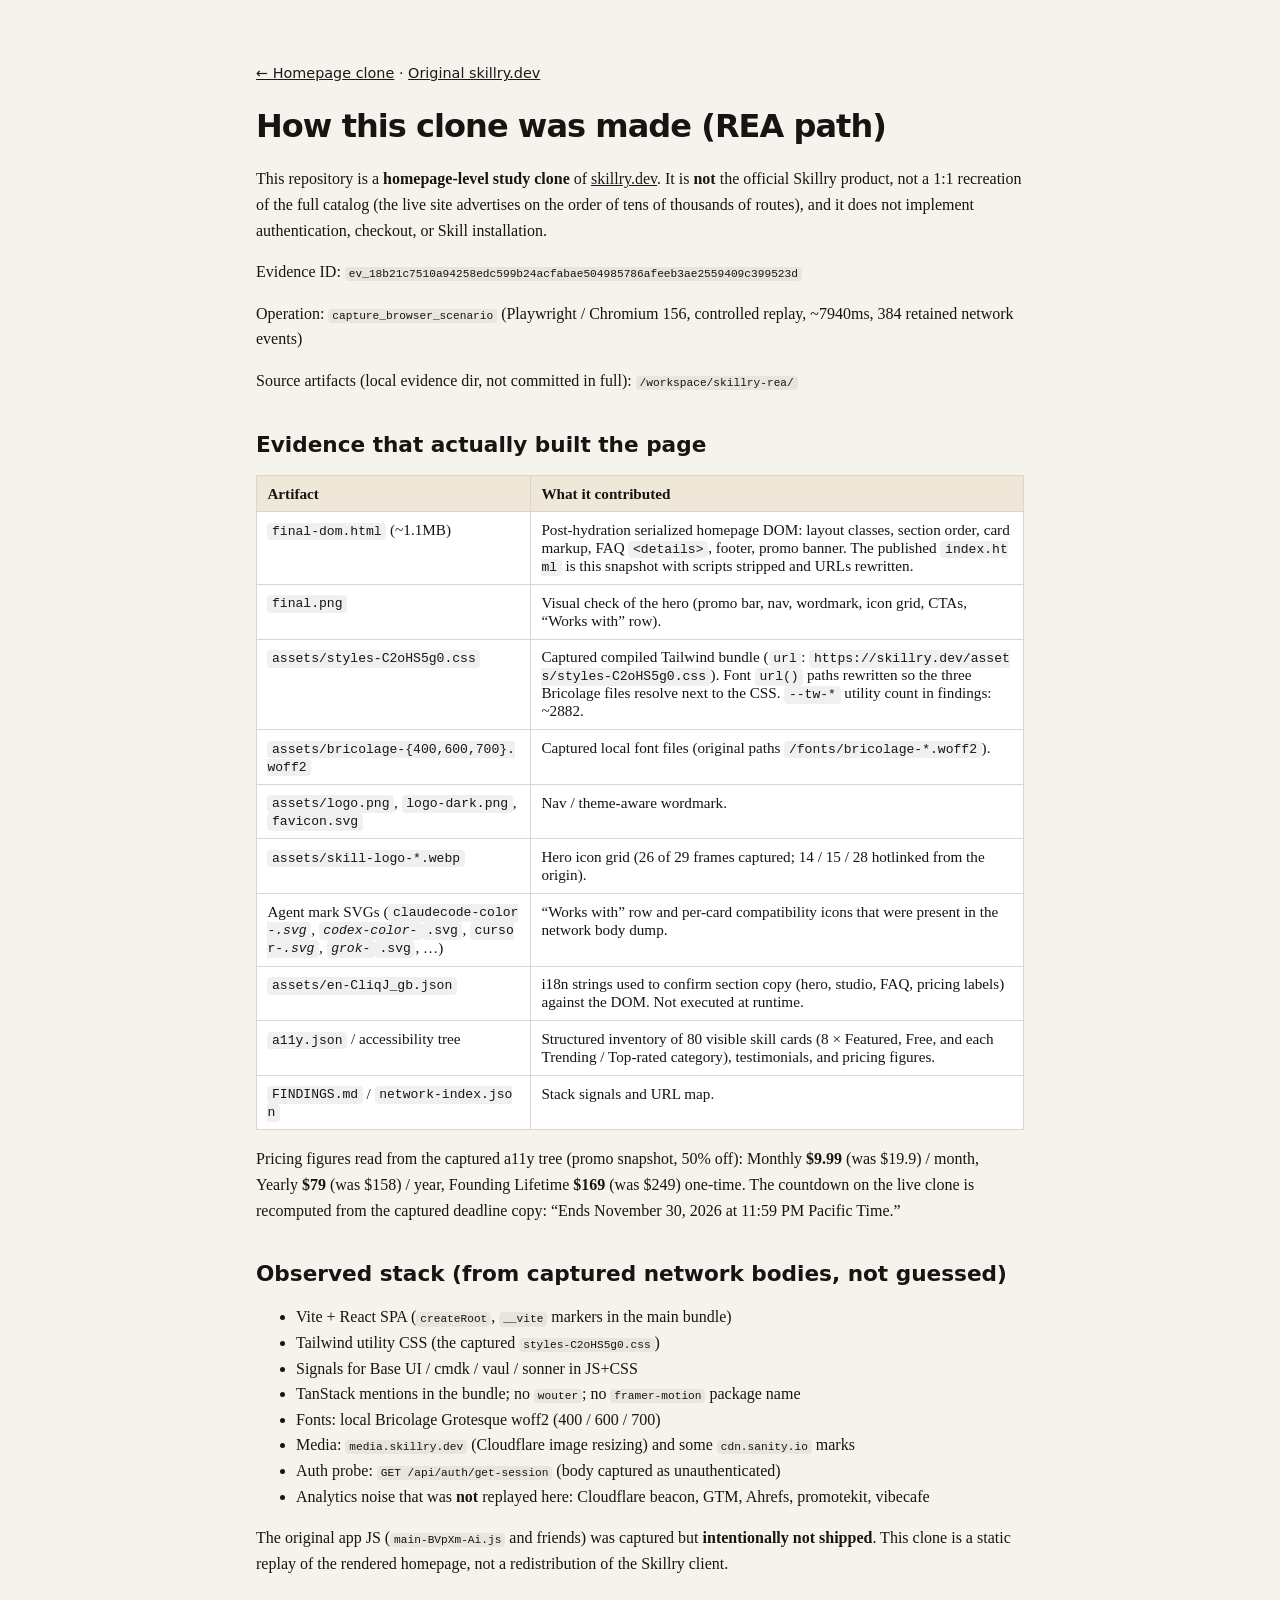
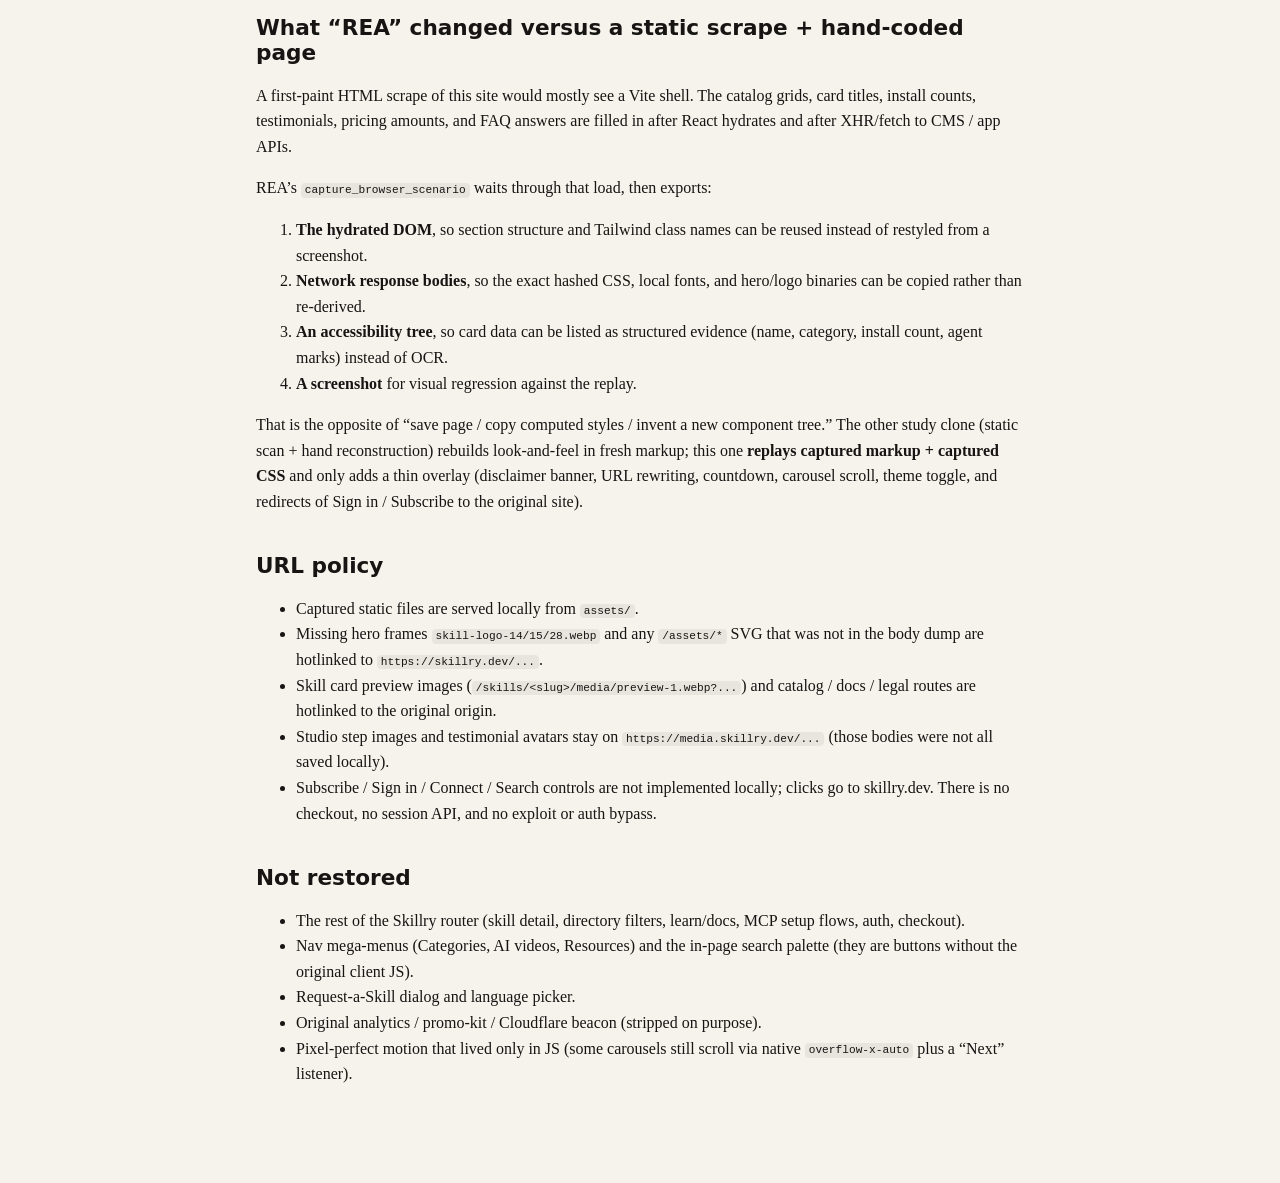
<file: METHOD-REA.html>
<!DOCTYPE html>
<html lang="en">
<head>
<meta charset="utf-8">
<meta name="viewport" content="width=device-width, initial-scale=1">
<meta name="robots" content="noindex, nofollow">
<title>METHOD-REA — skillry.dev study clone</title>
<style>
  body { margin: 0; font-family: Georgia, "Times New Roman", serif; background: #f6f3ec; color: #161513; }
  main { max-width: 48rem; margin: 0 auto; padding: 3rem 1.4rem 5rem; }
  h1, h2 { font-family: "Bricolage Grotesque", ui-sans-serif, system-ui, sans-serif; }
  h1 { font-size: 2rem; letter-spacing: -0.03em; }
  h2 { margin-top: 2.4rem; font-size: 1.35rem; }
  p, li { line-height: 1.6; }
  code { font-size: 0.86em; background: rgba(0,0,0,.06); padding: .1em .35em; border-radius: 4px; word-break: break-all; }
  table { border-collapse: collapse; width: 100%; font-size: 0.95rem; background: #fff; }
  th, td { border: 1px solid #ddd6c8; padding: .55rem .65rem; vertical-align: top; }
  th { background: #efe8d8; text-align: left; }
  a { color: #1a1a1a; }
  .back { font-family: ui-sans-serif, system-ui, sans-serif; font-size: 0.9rem; }
</style>
</head>
<body>
<main>
<p class="back"><a href="./">← Homepage clone</a> · <a href="https://skillry.dev/">Original skillry.dev</a></p>
<h1>How this clone was made (REA path)</h1>
<p>This repository is a <strong>homepage-level study clone</strong> of <a href="https://skillry.dev/" rel="noopener">skillry.dev</a>. It is <strong>not</strong> the official Skillry product, not a 1:1 recreation of the full catalog (the live site advertises on the order of tens of thousands of routes), and it does not implement authentication, checkout, or Skill installation.</p>
<p>Evidence ID: <code>ev_18b21c7510a94258edc599b24acfabae504985786afeeb3ae2559409c399523d</code></p>
<p>Operation: <code>capture_browser_scenario</code> (Playwright / Chromium 156, controlled replay, ~7940ms, 384 retained network events)</p>
<p>Source artifacts (local evidence dir, not committed in full): <code>/workspace/skillry-rea/</code></p>
<h2>Evidence that actually built the page</h2>
<table><thead><tr><th>Artifact</th><th>What it contributed</th></tr></thead><tbody><tr><td><code>final-dom.html</code> (~1.1MB)</td><td>Post-hydration serialized homepage DOM: layout classes, section order, card markup, FAQ <code>&lt;details&gt;</code>, footer, promo banner. The published <code>index.html</code> is this snapshot with scripts stripped and URLs rewritten.</td></tr><tr><td><code>final.png</code></td><td>Visual check of the hero (promo bar, nav, wordmark, icon grid, CTAs, “Works with” row).</td></tr><tr><td><code>assets/styles-C2oHS5g0.css</code></td><td>Captured compiled Tailwind bundle (<code>url</code>: <code>https://skillry.dev/assets/styles-C2oHS5g0.css</code>). Font <code>url()</code> paths rewritten so the three Bricolage files resolve next to the CSS. <code>--tw-*</code> utility count in findings: ~2882.</td></tr><tr><td><code>assets/bricolage-{400,600,700}.woff2</code></td><td>Captured local font files (original paths <code>/fonts/bricolage-*.woff2</code>).</td></tr><tr><td><code>assets/logo.png</code>, <code>logo-dark.png</code>, <code>favicon.svg</code></td><td>Nav / theme-aware wordmark.</td></tr><tr><td><code>assets/skill-logo-*.webp</code></td><td>Hero icon grid (26 of 29 frames captured; 14 / 15 / 28 hotlinked from the origin).</td></tr><tr><td>Agent mark SVGs (<code>claudecode-color-<em>.svg</code>, <code>codex-color-</em>.svg</code>, <code>cursor-<em>.svg</code>, <code>grok-</em>.svg</code>, …)</td><td>“Works with” row and per-card compatibility icons that were present in the network body dump.</td></tr><tr><td><code>assets/en-CliqJ_gb.json</code></td><td>i18n strings used to confirm section copy (hero, studio, FAQ, pricing labels) against the DOM. Not executed at runtime.</td></tr><tr><td><code>a11y.json</code> / accessibility tree</td><td>Structured inventory of 80 visible skill cards (8 × Featured, Free, and each Trending / Top-rated category), testimonials, and pricing figures.</td></tr><tr><td><code>FINDINGS.md</code> / <code>network-index.json</code></td><td>Stack signals and URL map.</td></tr></tbody></table>
<p>Pricing figures read from the captured a11y tree (promo snapshot, 50% off): Monthly <strong>$9.99</strong> (was $19.9) / month, Yearly <strong>$79</strong> (was $158) / year, Founding Lifetime <strong>$169</strong> (was $249) one-time. The countdown on the live clone is recomputed from the captured deadline copy: “Ends November 30, 2026 at 11:59 PM Pacific Time.”</p>
<h2>Observed stack (from captured network bodies, not guessed)</h2>
<ul><li>Vite + React SPA (<code>createRoot</code>, <code>__vite</code> markers in the main bundle)</li><li>Tailwind utility CSS (the captured <code>styles-C2oHS5g0.css</code>)</li><li>Signals for Base UI / cmdk / vaul / sonner in JS+CSS</li><li>TanStack mentions in the bundle; no <code>wouter</code>; no <code>framer-motion</code> package name</li><li>Fonts: local Bricolage Grotesque woff2 (400 / 600 / 700)</li><li>Media: <code>media.skillry.dev</code> (Cloudflare image resizing) and some <code>cdn.sanity.io</code> marks</li><li>Auth probe: <code>GET /api/auth/get-session</code> (body captured as unauthenticated)</li><li>Analytics noise that was <strong>not</strong> replayed here: Cloudflare beacon, GTM, Ahrefs, promotekit, vibecafe</li></ul>
<p>The original app JS (<code>main-BVpXm-Ai.js</code> and friends) was captured but <strong>intentionally not shipped</strong>. This clone is a static replay of the rendered homepage, not a redistribution of the Skillry client.</p>
<h2>What “REA” changed versus a static scrape + hand-coded page</h2>
<p>A first-paint HTML scrape of this site would mostly see a Vite shell. The catalog grids, card titles, install counts, testimonials, pricing amounts, and FAQ answers are filled in after React hydrates and after XHR/fetch to CMS / app APIs.</p>
<p>REA’s <code>capture_browser_scenario</code> waits through that load, then exports:</p>
<ol><li><strong>The hydrated DOM</strong>, so section structure and Tailwind class names can be reused instead of restyled from a screenshot.</li><li><strong>Network response bodies</strong>, so the exact hashed CSS, local fonts, and hero/logo binaries can be copied rather than re-derived.</li><li><strong>An accessibility tree</strong>, so card data can be listed as structured evidence (name, category, install count, agent marks) instead of OCR.</li><li><strong>A screenshot</strong> for visual regression against the replay.</li></ol>
<p>That is the opposite of “save page / copy computed styles / invent a new component tree.” The other study clone (static scan + hand reconstruction) rebuilds look-and-feel in fresh markup; this one <strong>replays captured markup + captured CSS</strong> and only adds a thin overlay (disclaimer banner, URL rewriting, countdown, carousel scroll, theme toggle, and redirects of Sign in / Subscribe to the original site).</p>
<h2>URL policy</h2>
<ul><li>Captured static files are served locally from <code>assets/</code>.</li><li>Missing hero frames <code>skill-logo-14/15/28.webp</code> and any <code>/assets/*</code> SVG that was not in the body dump are hotlinked to <code>https://skillry.dev/...</code>.</li><li>Skill card preview images (<code>/skills/&lt;slug&gt;/media/preview-1.webp?...</code>) and catalog / docs / legal routes are hotlinked to the original origin.</li><li>Studio step images and testimonial avatars stay on <code>https://media.skillry.dev/...</code> (those bodies were not all saved locally).</li><li>Subscribe / Sign in / Connect / Search controls are not implemented locally; clicks go to skillry.dev. There is no checkout, no session API, and no exploit or auth bypass.</li></ul>
<h2>Not restored</h2>
<ul><li>The rest of the Skillry router (skill detail, directory filters, learn/docs, MCP setup flows, auth, checkout).</li><li>Nav mega-menus (Categories, AI videos, Resources) and the in-page search palette (they are buttons without the original client JS).</li><li>Request-a-Skill dialog and language picker.</li><li>Original analytics / promo-kit / Cloudflare beacon (stripped on purpose).</li><li>Pixel-perfect motion that lived only in JS (some carousels still scroll via native <code>overflow-x-auto</code> plus a “Next” listener).</li></ul>
</main>
</body>
</html>
</file>
